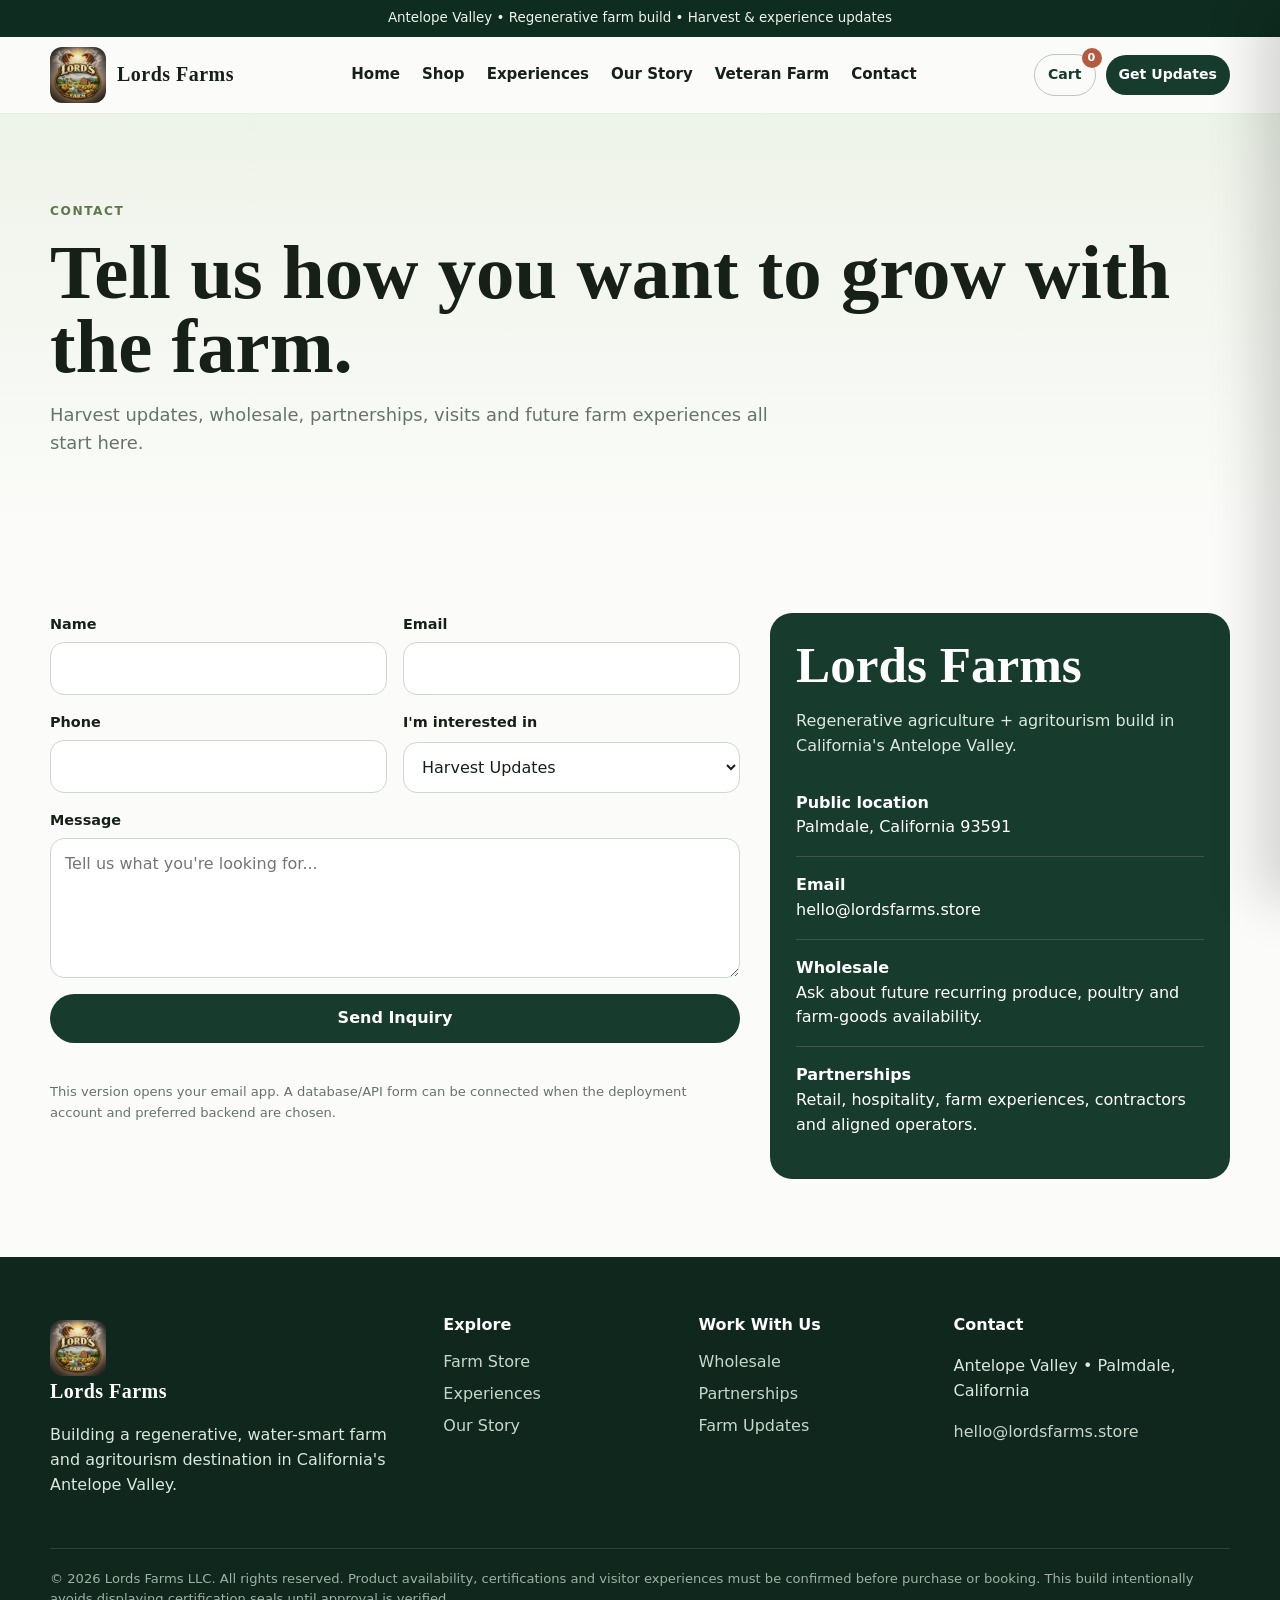
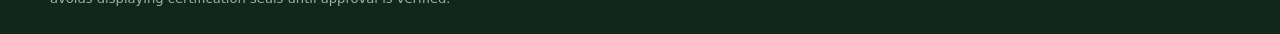
<file: contact.html>
<!doctype html><html lang="en"><head><meta charset="utf-8"><meta name="viewport" content="width=device-width,initial-scale=1"><title>Contact | Lords Farms</title><meta name="description" content="Contact Lords Farms for harvest updates, wholesale, partnerships and farm experience interest."><link rel="icon" href="assets/logo.svg"><link rel="stylesheet" href="assets/styles.css"></head><body data-page="contact"><div id="site-header"></div><main><section class="page-hero"><div class="container"><div class="eyebrow">Contact</div><h1>Tell us how you want to grow with the farm.</h1><p>Harvest updates, wholesale, partnerships, visits and future farm experiences all start here.</p></div></section><section class="section"><div class="container contact-layout"><form data-demo-form><div class="form-grid"><div class="field"><label for="name">Name</label><input id="name" name="name" required autocomplete="name"></div><div class="field"><label for="email">Email</label><input id="email" name="email" type="email" required autocomplete="email"></div><div class="field"><label for="phone">Phone</label><input id="phone" name="phone" autocomplete="tel"></div><div class="field"><label for="inquiry">I'm interested in</label><select id="inquiry" name="inquiry" required><option>Harvest Updates</option><option>Farm Experience</option><option>Wholesale</option><option>Retail Partnership</option><option>Farm/Business Partnership</option><option>Media</option><option>Other</option></select></div><div class="field full"><label for="message">Message</label><textarea id="message" name="message" required placeholder="Tell us what you're looking for..."></textarea></div><div class="field full"><button class="btn primary" type="submit">Send Inquiry</button><div class="form-status" aria-live="polite"></div><p class="legal">This version opens your email app. A database/API form can be connected when the deployment account and preferred backend are chosen.</p></div></div></form><aside class="info-card"><h2 style="font-family:Georgia,serif;margin-top:0">Lords Farms</h2><p>Regenerative agriculture + agritourism build in California's Antelope Valley.</p><div class="info-row"><strong>Public location</strong><div>Palmdale, California 93591</div></div><div class="info-row"><strong>Email</strong><div><a href="mailto:hello@lordsfarms.store">hello@lordsfarms.store</a></div></div><div class="info-row" id="wholesale"><strong>Wholesale</strong><div>Ask about future recurring produce, poultry and farm-goods availability.</div></div><div class="info-row" id="partnerships"><strong>Partnerships</strong><div>Retail, hospitality, farm experiences, contractors and aligned operators.</div></div></aside></div></section></main><div id="site-footer"></div><script src="assets/site-data.js"></script><script src="assets/app.js"></script></body></html>
</file>
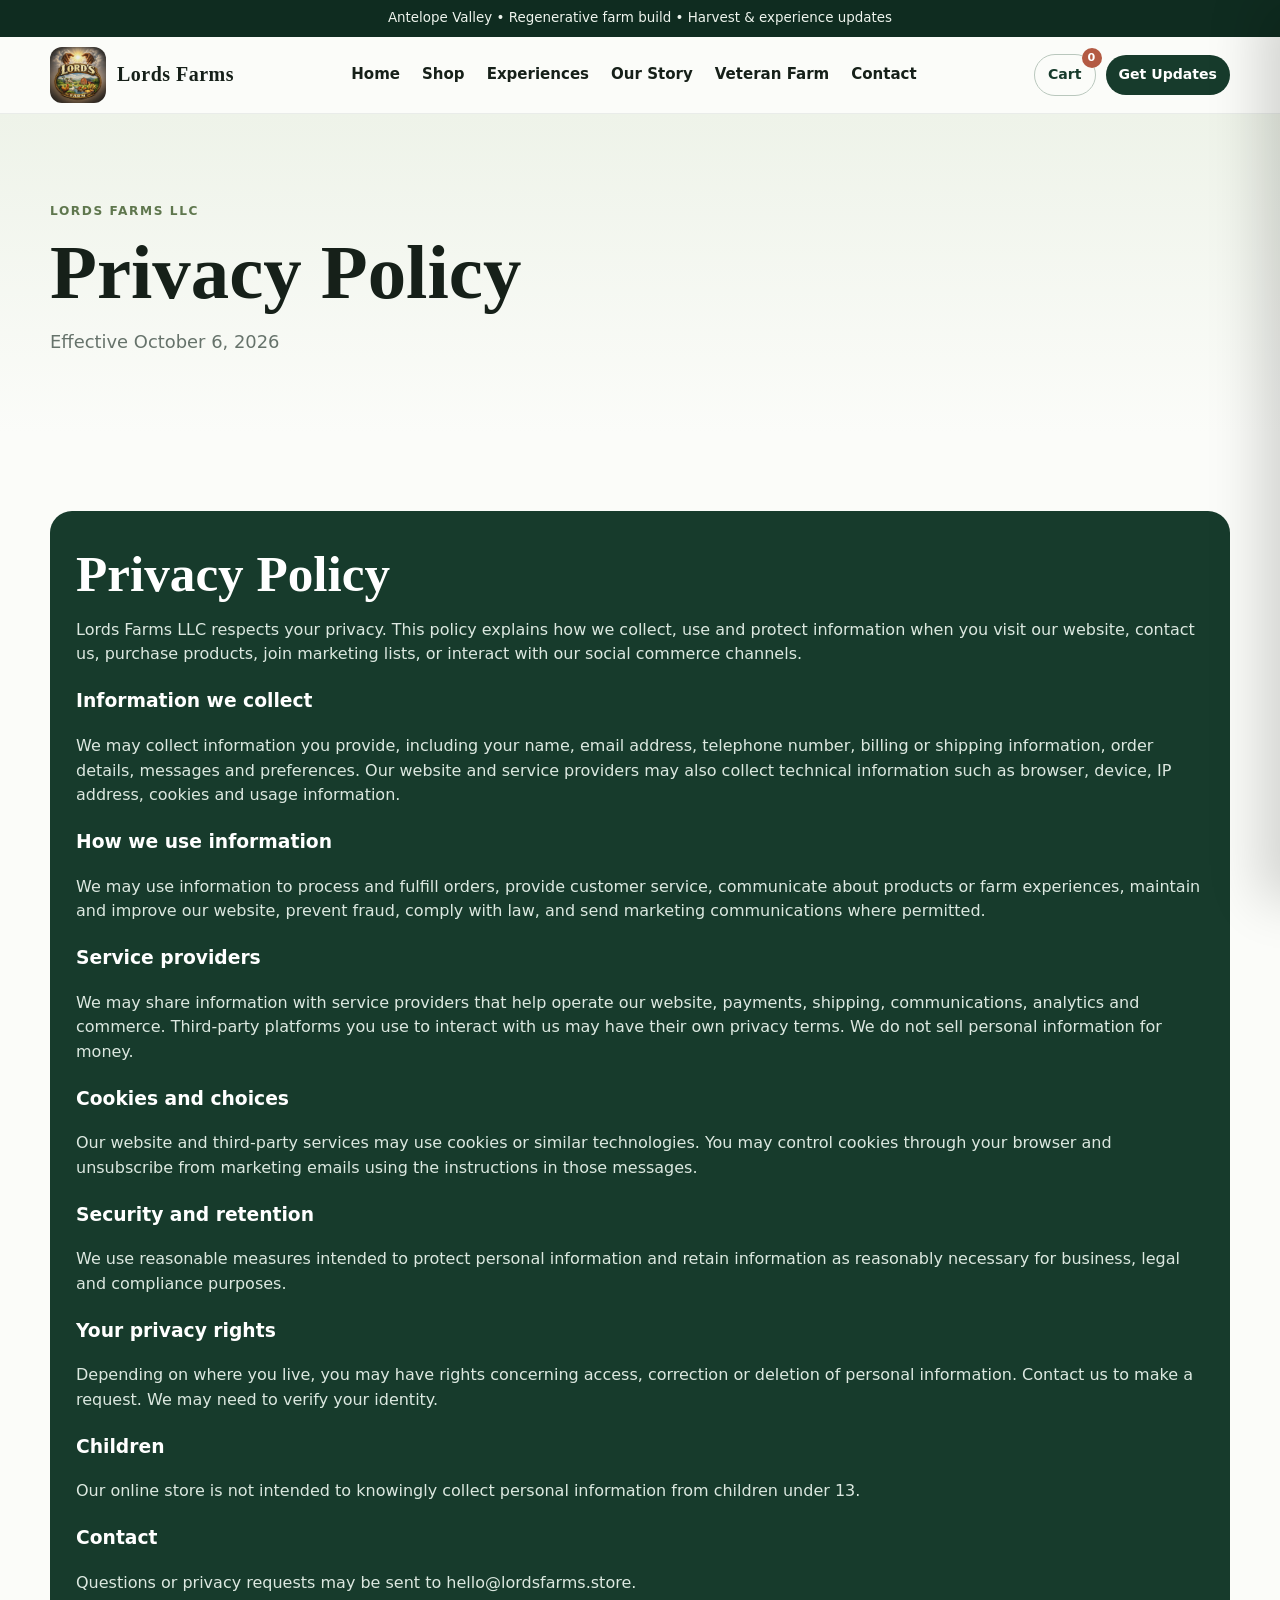
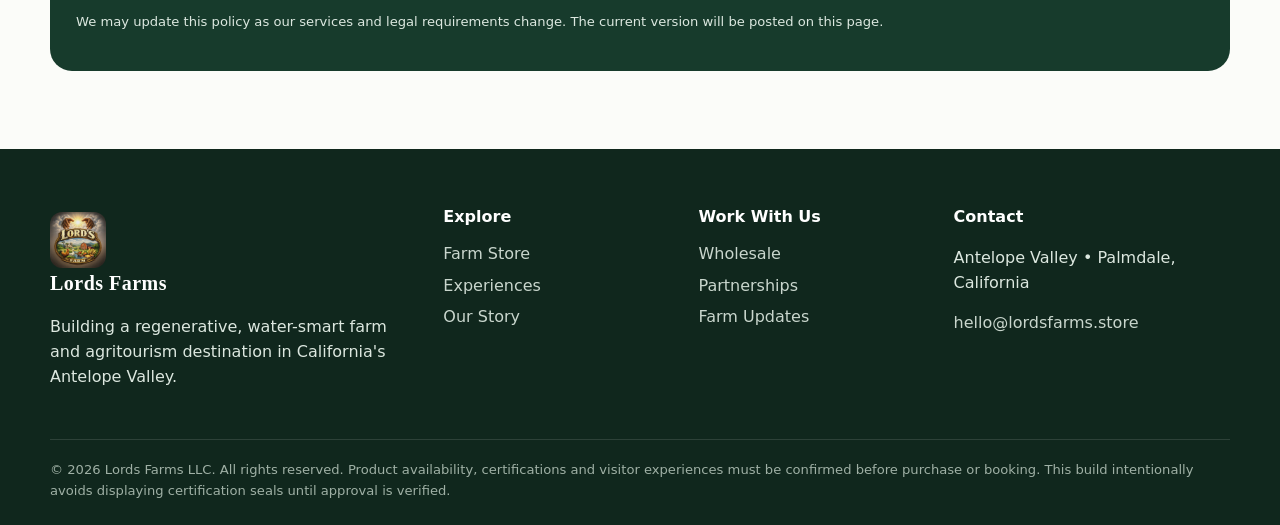
<file: privacy.html>
<!doctype html><html lang="en"><head><meta charset="utf-8"><meta name="viewport" content="width=device-width,initial-scale=1"><title>Privacy Policy | Lords Farms</title><link rel="icon" href="assets/logo.svg"><link rel="stylesheet" href="assets/styles.css"></head><body><div id="site-header"></div><main><section class="page-hero"><div class="container"><div class="eyebrow">Lords Farms LLC</div><h1>Privacy Policy</h1><p>Effective October 6, 2026</p></div></section><section class="section"><div class="container"><div class="info-card"><h2>Privacy Policy</h2><p>Lords Farms LLC respects your privacy. This policy explains how we collect, use and protect information when you visit our website, contact us, purchase products, join marketing lists, or interact with our social commerce channels.</p><h3>Information we collect</h3><p>We may collect information you provide, including your name, email address, telephone number, billing or shipping information, order details, messages and preferences. Our website and service providers may also collect technical information such as browser, device, IP address, cookies and usage information.</p><h3>How we use information</h3><p>We may use information to process and fulfill orders, provide customer service, communicate about products or farm experiences, maintain and improve our website, prevent fraud, comply with law, and send marketing communications where permitted.</p><h3>Service providers</h3><p>We may share information with service providers that help operate our website, payments, shipping, communications, analytics and commerce. Third-party platforms you use to interact with us may have their own privacy terms. We do not sell personal information for money.</p><h3>Cookies and choices</h3><p>Our website and third-party services may use cookies or similar technologies. You may control cookies through your browser and unsubscribe from marketing emails using the instructions in those messages.</p><h3>Security and retention</h3><p>We use reasonable measures intended to protect personal information and retain information as reasonably necessary for business, legal and compliance purposes.</p><h3>Your privacy rights</h3><p>Depending on where you live, you may have rights concerning access, correction or deletion of personal information. Contact us to make a request. We may need to verify your identity.</p><h3>Children</h3><p>Our online store is not intended to knowingly collect personal information from children under 13.</p><h3>Contact</h3><p>Questions or privacy requests may be sent to <a href="mailto:hello@lordsfarms.store">hello@lordsfarms.store</a>.</p><p class="legal">We may update this policy as our services and legal requirements change. The current version will be posted on this page.</p></div></div></section></main><div id="site-footer"></div><script src="assets/site-data.js"></script><script src="assets/app.js"></script></body></html>
</file>
<file: assets/styles.css>
:root{--forest:#173b2c;--forest2:#0f2c20;--sage:#89a86a;--cream:#f6f0e2;--sand:#d8c58c;--ink:#162019;--muted:#66736b;--white:#fff;--line:#dfe6df;--danger:#9d3e36;--shadow:0 18px 50px rgba(15,44,32,.12);--radius:22px;--max:1180px}
*{box-sizing:border-box}html{scroll-behavior:smooth}body{margin:0;font-family:Inter,ui-sans-serif,system-ui,-apple-system,BlinkMacSystemFont,"Segoe UI",sans-serif;color:var(--ink);background:#fbfcf9;line-height:1.55}a{color:inherit;text-decoration:none}img{max-width:100%;display:block}button,input,select,textarea{font:inherit}button{cursor:pointer}.container{width:min(var(--max),calc(100% - 32px));margin:auto}.eyebrow{text-transform:uppercase;letter-spacing:.13em;font-weight:800;font-size:.76rem;color:#5f774e}.section{padding:78px 0}.section.alt{background:#f2f5ef}.section h2{font-family:Georgia,serif;font-size:clamp(2rem,4vw,3.2rem);line-height:1.02;margin:.2em 0 .35em}.section-lede{max-width:690px;color:var(--muted);font-size:1.08rem}.topbar{background:var(--forest2);color:#eef4ed;font-size:.84rem;padding:8px 0;text-align:center}.site-header{position:sticky;top:0;z-index:50;background:rgba(251,252,249,.94);backdrop-filter:blur(14px);border-bottom:1px solid rgba(23,59,44,.08)}.nav{height:76px;display:flex;align-items:center;justify-content:space-between;gap:22px}.brand{display:flex;align-items:center;gap:11px;font-weight:900;letter-spacing:.03em}.brand img{width:56px;height:56px;object-fit:cover;border-radius:12px}.brand span{font-family:Georgia,serif;font-size:1.25rem}.nav-links{display:flex;align-items:center;gap:22px;font-weight:700;font-size:.94rem}.nav-links a:hover{color:#50733d}.nav-actions{display:flex;align-items:center;gap:10px}.btn{border:0;border-radius:999px;padding:12px 18px;font-weight:800;display:inline-flex;align-items:center;justify-content:center;gap:8px}.btn.primary{background:var(--forest);color:white}.btn.primary:hover{background:#0e2f21}.btn.secondary{background:var(--cream);color:var(--forest);border:1px solid #dfd1ae}.btn.ghost{background:transparent;color:var(--forest);border:1px solid #b9c7bd}.btn.small{padding:9px 13px;font-size:.88rem}.menu-btn{display:none;background:none;border:0;font-size:1.5rem}.cart-btn{position:relative}.cart-count{position:absolute;right:-7px;top:-7px;background:#b35a43;color:white;border-radius:20px;min-width:20px;height:20px;display:grid;place-items:center;font-size:.7rem}.hero{min-height:690px;display:grid;align-items:end;background:linear-gradient(90deg,rgba(8,30,20,.85),rgba(8,30,20,.35)),url('https://images.unsplash.com/photo-1500382017468-9049fed747ef?auto=format&fit=crop&w=2200&q=88') center/cover no-repeat;color:white}.hero-inner{padding:110px 0 88px}.hero .eyebrow{color:#d5e5b9}.hero h1{font-family:Georgia,serif;font-size:clamp(3rem,7.2vw,6.2rem);line-height:.93;max-width:900px;margin:.18em 0}.hero p{font-size:1.17rem;max-width:680px;color:#eef2eb}.hero-actions{display:flex;gap:12px;flex-wrap:wrap;margin-top:26px}.hero .btn.secondary{background:rgba(255,255,255,.94);border:0}.hero-notes{display:flex;gap:18px;flex-wrap:wrap;margin-top:40px}.pill{padding:8px 12px;border-radius:999px;background:rgba(255,255,255,.13);border:1px solid rgba(255,255,255,.2);font-size:.85rem;font-weight:700}.trust-strip{background:white;border-bottom:1px solid var(--line)}.trust-grid{display:grid;grid-template-columns:repeat(4,1fr);gap:1px}.trust-item{padding:23px 18px;text-align:center;border-right:1px solid var(--line)}.trust-item:last-child{border:0}.trust-item strong{display:block;color:var(--forest);font-size:1rem}.trust-item span{font-size:.84rem;color:var(--muted)}.grid{display:grid;gap:22px}.cards-3{grid-template-columns:repeat(3,1fr)}.cards-4{grid-template-columns:repeat(4,1fr)}.card{background:white;border:1px solid var(--line);border-radius:var(--radius);overflow:hidden;box-shadow:0 8px 30px rgba(15,44,32,.05)}.card-media{aspect-ratio:4/3;overflow:hidden;background:#e8ece7}.card-media img{width:100%;height:100%;object-fit:cover;transition:transform .35s}.card:hover .card-media img{transform:scale(1.035)}.card-body{padding:20px}.tag-row{display:flex;gap:7px;flex-wrap:wrap;margin-bottom:10px}.tag{font-size:.72rem;font-weight:800;text-transform:uppercase;letter-spacing:.05em;border-radius:999px;padding:5px 8px;background:#eef3e9;color:#49623d}.tag.gold{background:#f3ead0;color:#745f29}.tag.gray{background:#eef0ef;color:#5c6760}.card h3{font-family:Georgia,serif;font-size:1.35rem;margin:.25em 0}.card p{color:var(--muted);margin:.4em 0 1em}.price{font-size:1.1rem;font-weight:900;color:var(--forest)}.card-footer{display:flex;align-items:center;justify-content:space-between;gap:10px;margin-top:16px}.feature-split{display:grid;grid-template-columns:1.05fr .95fr;gap:56px;align-items:center}.feature-photo{border-radius:32px;overflow:hidden;box-shadow:var(--shadow);min-height:520px}.feature-photo img{width:100%;height:100%;min-height:520px;object-fit:cover}.check-list{display:grid;gap:13px;margin-top:24px}.check{display:flex;gap:12px;align-items:flex-start}.check-icon{width:28px;height:28px;border-radius:50%;display:grid;place-items:center;background:#e5eddd;color:var(--forest);font-weight:900;flex:0 0 auto}.stats{display:grid;grid-template-columns:repeat(4,1fr);gap:16px;margin-top:30px}.stat{padding:18px;border-radius:18px;background:white;border:1px solid var(--line)}.stat strong{display:block;font-family:Georgia,serif;font-size:2rem;color:var(--forest)}.stat span{font-size:.86rem;color:var(--muted)}.cta{border-radius:32px;padding:48px;background:linear-gradient(120deg,var(--forest2),var(--forest));color:white;display:grid;grid-template-columns:1.4fr .6fr;align-items:center;gap:30px}.cta h2{margin:0;color:white}.cta p{color:#d9e5dd;max-width:680px}.cta-actions{display:flex;gap:10px;justify-content:flex-end;flex-wrap:wrap}.page-hero{padding:88px 0 60px;background:linear-gradient(180deg,#eef3e9,#fbfcf9)}.page-hero h1{font-family:Georgia,serif;font-size:clamp(2.7rem,6vw,5.2rem);line-height:.96;margin:.2em 0}.page-hero p{max-width:720px;color:var(--muted);font-size:1.12rem}.filters{display:flex;flex-wrap:wrap;gap:8px;margin:24px 0}.filter-btn{border:1px solid var(--line);background:white;border-radius:999px;padding:9px 14px;font-weight:800;color:#486053}.filter-btn.active{background:var(--forest);color:white;border-color:var(--forest)}.notice{padding:16px 18px;border-radius:16px;background:#fff7df;border:1px solid #ead7a4;color:#5e4b20;margin:22px 0}.notice strong{display:block}.story-block{font-size:1.1rem;color:#35443b}.values{display:grid;grid-template-columns:repeat(3,1fr);gap:20px}.value{padding:25px;background:white;border:1px solid var(--line);border-radius:22px}.value .icon{font-size:1.65rem}.value h3{margin:.5em 0 .2em}.program-box{padding:28px;border-radius:24px;background:#f4f1e8;border:1px solid #e4d6b5}.form-grid{display:grid;grid-template-columns:1fr 1fr;gap:16px}.field{display:grid;gap:7px}.field.full{grid-column:1/-1}.field label{font-weight:800;font-size:.9rem}.field input,.field select,.field textarea{width:100%;border:1px solid #cdd7d0;border-radius:14px;padding:13px 14px;background:white;color:var(--ink);outline:none}.field input:focus,.field select:focus,.field textarea:focus{border-color:#7e9c6b;box-shadow:0 0 0 3px rgba(126,156,107,.14)}.field textarea{min-height:140px;resize:vertical}.form-status{margin-top:12px;font-weight:700}.contact-layout{display:grid;grid-template-columns:1.2fr .8fr;gap:30px}.info-card{padding:26px;border-radius:22px;background:var(--forest);color:white}.info-card p{color:#dce8e0}.info-row{padding:16px 0;border-top:1px solid rgba(255,255,255,.14)}.info-row:first-of-type{border-top:0}.footer{background:#10271d;color:#dce7df;padding:56px 0 24px}.footer-grid{display:grid;grid-template-columns:1.3fr .8fr .8fr 1fr;gap:34px}.footer h4{color:white;margin:0 0 12px}.footer a{display:block;color:#c9d6cd;margin:7px 0}.footer .brand{color:white;margin-bottom:13px}.footer-note{border-top:1px solid rgba(255,255,255,.12);margin-top:34px;padding-top:20px;font-size:.82rem;color:#9fb0a5}.drawer-backdrop{position:fixed;inset:0;background:rgba(0,0,0,.35);z-index:80;display:none}.drawer-backdrop.open{display:block}.cart-drawer{position:fixed;right:0;top:0;height:100%;width:min(430px,92vw);background:white;z-index:90;transform:translateX(100%);transition:.25s;display:flex;flex-direction:column;box-shadow:-20px 0 50px rgba(0,0,0,.16)}.cart-drawer.open{transform:translateX(0)}.drawer-head{padding:22px;border-bottom:1px solid var(--line);display:flex;justify-content:space-between;align-items:center}.drawer-body{padding:20px;overflow:auto;flex:1}.drawer-footer{padding:20px;border-top:1px solid var(--line)}.cart-item{display:grid;grid-template-columns:64px 1fr auto;gap:12px;padding:12px 0;border-bottom:1px solid var(--line)}.cart-item img{width:64px;height:64px;border-radius:12px;object-fit:cover}.qty{display:flex;align-items:center;gap:8px}.qty button{width:28px;height:28px;border-radius:50%;border:1px solid var(--line);background:white}.empty{text-align:center;color:var(--muted);padding:50px 10px}.mobile-menu{display:none}.legal{font-size:.82rem;color:var(--muted)}
@media(max-width:900px){.nav-links{display:none}.menu-btn{display:block}.cards-4{grid-template-columns:repeat(2,1fr)}.cards-3,.values{grid-template-columns:1fr 1fr}.feature-split,.contact-layout,.cta{grid-template-columns:1fr}.cta-actions{justify-content:flex-start}.footer-grid{grid-template-columns:1fr 1fr}.mobile-menu{position:fixed;inset:76px 0 auto 0;background:white;border-bottom:1px solid var(--line);padding:18px 16px;z-index:49;box-shadow:0 20px 30px rgba(0,0,0,.08)}.mobile-menu.open{display:grid}.mobile-menu a{padding:11px 5px;font-weight:800;border-bottom:1px solid #edf1ed}.trust-grid{grid-template-columns:repeat(2,1fr)}.trust-item:nth-child(2){border-right:0}.stats{grid-template-columns:1fr 1fr}}
@media(max-width:620px){.container{width:min(var(--max),calc(100% - 22px))}.section{padding:58px 0}.hero{min-height:620px}.hero-inner{padding:86px 0 62px}.hero h1{font-size:3.35rem}.cards-4,.cards-3,.values,.form-grid,.footer-grid{grid-template-columns:1fr}.field.full{grid-column:auto}.feature-photo,.feature-photo img{min-height:360px}.stats{grid-template-columns:1fr 1fr}.trust-grid{grid-template-columns:1fr}.trust-item{border-right:0;border-bottom:1px solid var(--line)}.nav-actions .btn.primary{display:none}.page-hero{padding:64px 0 40px}}
</file>
